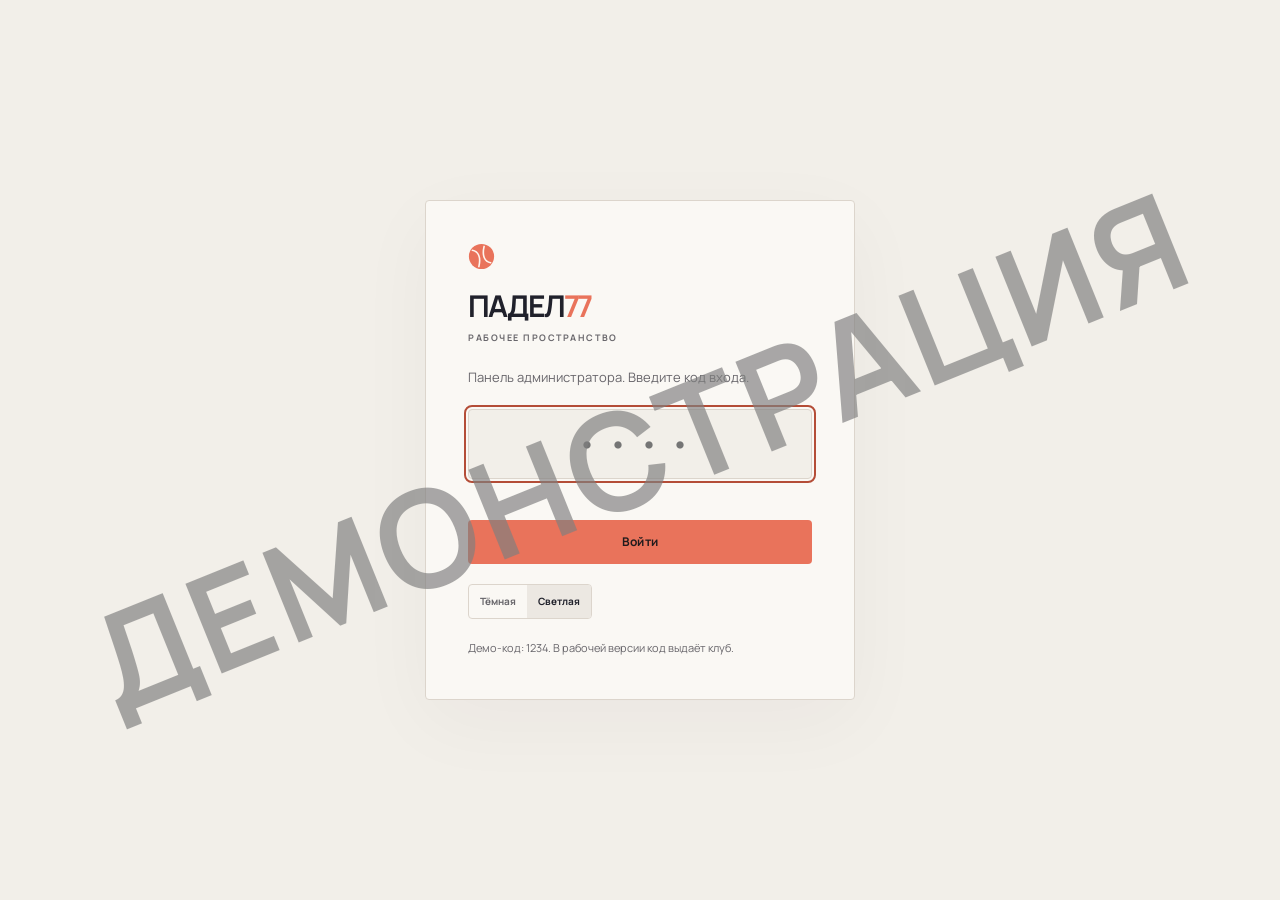
<file: index.html>
<!doctype html><html lang="ru"><head><meta charset=utf8><meta name=viewport content="width=device-width,initial-scale=1,viewport-fit=cover"><style>:root{color-scheme:light;box-sizing:border-box;padding-top:env(safe-area-inset-top,0px);padding-bottom:env(safe-area-inset-bottom,0px)}html{scroll-padding-top:env(safe-area-inset-top,0px)}body{margin:0;padding:0;font:14px -apple-system,BlinkMacSystemFont,sans-serif;background:#fff;color:#000}img{max-width:100%}[hidden]:not([hidden=until-found i]){display:none!important}</style></head><body>
<title>Падел77 Администратор</title>
<meta name="claude:viewport-fit-sides" content="cover">

<style>
/* Layout: рабочий экран администратора. Шапка со счётчиком, три вкладки, список заявок крупными карточками. */
:root{
  /* тёмная тема по умолчанию */
  --bg:#0C0E12;--panel:#151922;--panel2:#1B202B;--line:#262C39;--ink:#F1EEE6;--soft:#9AA3B2;
  --gold:#D8B672;--gold-a:#E3CB98;--gold-b:#B8934A;--on-gold:#1A1408;
  --ok:#6FD39B;--ok-bg:#12301F;--warn:#F2B75A;--warn-bg:#352609;--bad:#F08A8A;--bad-bg:#3A1717;--blue:#8DB4F2;--blue-bg:#162844;
  --bad-solid:#E0605F;
  --serif:'Cormorant Garamond',Georgia,'Times New Roman',serif;--sans:'Manrope',system-ui,-apple-system,'Segoe UI',Roboto,sans-serif;
  color-scheme:dark;
}
/* мягкая светлая: приглушённый тёплый серый, без чистого белого, чтобы не слепило */
:root[data-theme="light"]{
  --bg:#E6E3DB;--panel:#F1EFE8;--panel2:#E9E6DD;--line:#CBC6B8;--ink:#2A2D33;--soft:#66625A;
  --gold:#76591A;--gold-a:#E2C992;--gold-b:#B58F45;--on-gold:#1A1408;
  --ok:#2C6948;--ok-bg:#D3E5D7;--warn:#85560F;--warn-bg:#EEDDB8;--bad:#963232;--bad-bg:#EBD0CB;--blue:#2D5896;--blue-bg:#D3DFEE;
  --bad-solid:#A63A3A;
  color-scheme:light;
}
*{box-sizing:border-box}
[hidden]{display:none!important}
body{background:var(--bg);color:var(--ink);font-family:var(--sans);font-size:15px;line-height:1.45;padding-block:0;padding-left:max(16px,env(safe-area-inset-left,0px));padding-right:max(16px,env(safe-area-inset-right,0px))}
button,input{font:inherit;color:inherit}
button{cursor:pointer}
:focus-visible{outline:2px solid var(--gold);outline-offset:2px}
.wrap{max-width:980px;margin:0 auto}
.btn{border:0;border-radius:12px;padding:12px 18px;font-weight:700;display:inline-flex;align-items:center;justify-content:center;gap:8px}
.btn-gold{background:linear-gradient(135deg,var(--gold-a),var(--gold-b));color:var(--on-gold)}
.btn-line{background:transparent;border:1px solid var(--line);color:var(--ink)}
.btn-line:hover{border-color:var(--gold)}
.btn-ghost-bad{background:transparent;border:1px solid var(--line);color:var(--bad)}
.btn-ghost-bad.arm{background:var(--bad-bg);border-color:var(--bad)}
.btn-sm{padding:9px 14px;font-size:.85rem;border-radius:10px}

/* вход */
#login{min-height:100vh;display:grid;place-items:center;padding-block:32px}
.lg{width:min(380px,100%);background:var(--panel);border:1px solid var(--line);border-radius:18px;padding:30px 26px;text-align:center}
.lg .logo{font-family:var(--serif);font-size:2.3rem;font-weight:600;line-height:1}
.lg .logo em{color:var(--gold);font-style:italic}
.lg p{color:var(--soft);margin:10px 0 22px}
.lg input{width:100%;text-align:center;letter-spacing:.5em;font-size:1.6rem;font-weight:700;padding:14px;border-radius:12px;border:1px solid var(--line);background:var(--panel2)}
.lg .err{color:var(--bad);min-height:1.4em;margin:10px 0 0;font-size:.85rem}
.lg .hint{margin:16px 0 0;font-size:.78rem;color:var(--soft)}
.lg .btn{width:100%;margin-top:14px}

/* шапка */
header.top{position:sticky;top:env(safe-area-inset-top,0px);z-index:5;background:var(--bg);padding-block:14px 10px}
body::before{content:"";position:fixed;inset:0 0 auto;height:env(safe-area-inset-top,0px);z-index:10;background:var(--bg)}
.hrow{display:flex;align-items:center;gap:12px;flex-wrap:wrap}
.brand{font-family:var(--serif);font-size:1.7rem;font-weight:600;line-height:1;margin-right:auto}
.brand em{color:var(--gold);font-style:italic}
.brand small{display:block;font-family:var(--sans);font-size:.7rem;letter-spacing:.14em;text-transform:uppercase;color:var(--soft);font-weight:700;margin-top:4px}
.bell{position:relative;border:1px solid var(--line);background:var(--panel);border-radius:12px;padding:9px 14px;font-weight:700;display:flex;align-items:center;gap:8px}
.bell .n{min-width:24px;height:24px;border-radius:12px;padding:0 7px;background:var(--bad-solid);color:#fff;display:grid;place-items:center;font-size:.8rem}
.bell .n.zero{background:var(--panel2);color:var(--soft)}
.bell.ring{animation:ring .8s ease 2}
@keyframes ring{0%,100%{transform:rotate(0)}20%{transform:rotate(-8deg)}40%{transform:rotate(8deg)}60%{transform:rotate(-5deg)}80%{transform:rotate(4deg)}}
.clock{font-variant-numeric:tabular-nums;color:var(--soft);font-weight:600;font-size:.9rem}

/* сводка */
.stats{display:grid;grid-template-columns:repeat(3,minmax(0,1fr));gap:10px;margin-top:6px}
.st{background:var(--panel);border:1px solid var(--line);border-radius:14px;padding:12px 14px}
.st small{display:block;color:var(--soft);font-size:.72rem;letter-spacing:.08em;text-transform:uppercase;font-weight:700}
.st b{font-family:var(--serif);font-size:2rem;font-weight:600;line-height:1.1;font-variant-numeric:tabular-nums}
.st.hot b{color:var(--bad)}

/* вкладки */
.tabs{display:flex;gap:6px;margin-top:14px;overflow-x:auto;scrollbar-width:none}
.tabs button{flex:0 0 auto;padding:10px 16px;border-radius:999px;border:1px solid var(--line);background:var(--panel);font-weight:700;font-size:.88rem;display:flex;gap:8px;align-items:center}
.tabs button[aria-selected="true"]{background:linear-gradient(135deg,var(--gold-a),var(--gold-b));color:var(--on-gold);border-color:transparent}
.tabs .c{min-width:20px;height:20px;border-radius:10px;padding:0 6px;background:var(--bad-solid);color:#fff;font-size:.72rem;display:grid;place-items:center}
main{padding-block:16px 60px}
.empty{padding:40px 16px;text-align:center;color:var(--soft);border:1px dashed var(--line);border-radius:16px}

/* карточка заявки */
.list{display:grid;gap:10px}
.req{background:var(--panel);border:1px solid var(--line);border-radius:16px;padding:16px;display:grid;grid-template-columns:minmax(0,1fr) auto;gap:12px 18px;align-items:center}
.req.fresh{border-color:var(--gold);animation:fresh 2.4s ease-out}
@keyframes fresh{0%{box-shadow:0 0 0 0 rgba(216,182,114,.7);transform:translateY(-6px)}35%{transform:none}100%{box-shadow:0 0 0 14px rgba(216,182,114,0)}}
.req .who{display:flex;flex-wrap:wrap;align-items:baseline;gap:6px 12px}
.req .who b{font-size:1.1rem}
.tel{font-variant-numeric:tabular-nums;color:var(--soft);font-weight:600;text-decoration:none}
.tel:hover{color:var(--gold)}
.what{margin-top:6px;font-weight:600}
.when{margin-top:4px;color:var(--soft);font-size:.9rem}
.when b{color:var(--ink)}
.chip{display:inline-block;padding:3px 10px;border-radius:999px;font-size:.72rem;font-weight:800;letter-spacing:.05em;text-transform:uppercase}
.ch-g{background:var(--blue-bg);color:var(--blue)}.ch-i{background:var(--warn-bg);color:var(--warn)}.ch-r{background:var(--ok-bg);color:var(--ok)}
.price{font-family:var(--serif);font-size:1.6rem;font-weight:600;color:var(--gold);line-height:1;text-align:right;white-space:nowrap}
.acts{display:flex;gap:8px;flex-wrap:wrap;justify-content:flex-end;margin-top:10px}
.right{display:flex;flex-direction:column;align-items:flex-end}
.stat{font-size:.74rem;font-weight:800;letter-spacing:.06em;text-transform:uppercase;padding:4px 10px;border-radius:999px}
.s-ok{background:var(--ok-bg);color:var(--ok)}.s-bad{background:var(--bad-bg);color:var(--bad)}.s-new{background:var(--warn-bg);color:var(--warn)}
.day-h{margin:18px 0 8px;font-family:var(--serif);font-size:1.5rem;font-weight:600}
.day-h small{font-family:var(--sans);font-size:.8rem;color:var(--soft);font-weight:600;margin-left:8px}
.tl{display:grid;grid-template-columns:62px minmax(0,1fr) auto;gap:6px 14px;align-items:center;background:var(--panel);border:1px solid var(--line);border-radius:14px;padding:12px 16px}
.tl .t{font-family:var(--serif);font-size:1.7rem;font-weight:600;line-height:1}

/* занятость */
.gridw{overflow-x:auto;background:var(--panel);border:1px solid var(--line);border-radius:16px;padding:14px}
table.g{border-collapse:separate;border-spacing:4px;min-width:760px;width:100%}
table.g th{font-size:.72rem;color:var(--soft);font-weight:700;text-align:center;font-variant-numeric:tabular-nums}
table.g th.r{text-align:left;padding-right:10px;white-space:nowrap;color:var(--ink);font-size:.85rem}
table.g td{height:38px;border-radius:8px;background:var(--ok-bg);text-align:center;font-size:.7rem;font-weight:700;color:var(--ok)}
table.g td.b{background:linear-gradient(135deg,var(--gold-a),var(--gold-b));color:var(--on-gold)}
table.g td.p{background:repeating-linear-gradient(135deg,var(--warn-bg) 0 6px,transparent 6px 12px);color:var(--warn);border:1px dashed var(--warn)}
table.g td.x{background:var(--panel2);color:var(--soft)}
.legend{display:flex;gap:16px;flex-wrap:wrap;margin-top:12px;font-size:.8rem;color:var(--soft)}
.legend i{display:inline-block;width:12px;height:12px;border-radius:4px;margin-right:6px;vertical-align:-1px}

/* тост */
#toast{position:fixed;left:50%;transform:translate(-50%,-140%);top:calc(10px + env(safe-area-inset-top,0px));z-index:20;width:min(460px,calc(100% - 32px));background:var(--ink);color:var(--bg);border-radius:14px;padding:14px 16px;font-weight:700;box-shadow:0 12px 40px rgba(0,0,0,.35);transition:transform .35s cubic-bezier(.2,.9,.3,1.2);cursor:pointer}
#toast.on{transform:translate(-50%,0)}
#toast small{display:block;font-weight:500;opacity:.8;margin-top:2px}
.demo{margin:0 0 14px;padding:10px 14px;border-radius:12px;background:var(--warn-bg);color:var(--warn);font-size:.82rem;font-weight:600}
@media (max-width:640px){
  .req{grid-template-columns:minmax(0,1fr)}
  .right{align-items:stretch}.price{text-align:left}.acts{justify-content:stretch}.acts .btn{flex:1}
  .tl{grid-template-columns:54px minmax(0,1fr)}.tl .stat{grid-column:2;justify-self:start}
  .stats{gap:8px}.st{padding:10px}.st b{font-size:1.6rem}
}

table.g th.r{position:sticky;left:0;z-index:1;background:var(--panel)}
table.g td{cursor:pointer;transition:filter .12s}
table.g td:hover{filter:brightness(1.18);outline:2px solid var(--gold)}
table.g td:not(.b):not(.p):not(.x){color:var(--soft);font-size:1rem;opacity:.85}
table.g td.x{color:var(--soft);font-size:1rem}
.dstrip{display:flex;gap:6px;overflow-x:auto;scrollbar-width:none;margin:0 0 12px}
.dstrip button{flex:0 0 auto;min-width:56px;padding:8px 6px;border-radius:12px;border:1px solid var(--line);background:var(--panel);display:flex;flex-direction:column;align-items:center}
.dstrip small{font-size:.66rem;letter-spacing:.06em;text-transform:uppercase;color:var(--soft);font-weight:700}
.dstrip b{font-size:1.1rem}
.dstrip button[aria-pressed="true"]{background:linear-gradient(135deg,var(--gold-a),var(--gold-b));border-color:transparent;color:var(--on-gold)}
.dstrip button[aria-pressed="true"] small{color:var(--on-gold)}
.ch-wk{background:var(--warn-bg);color:var(--warn)}.ch-wa{background:var(--panel2);color:var(--soft);border:1px solid var(--line)}
.fb{display:flex;gap:6px;margin:0 0 12px;flex-wrap:wrap}.fb button{padding:7px 14px;border-radius:999px;border:1px solid var(--line);background:var(--panel);font-weight:700;font-size:.82rem;color:var(--soft)}.fb button[aria-pressed="true"]{border-color:var(--gold);color:var(--gold);background:var(--panel2)}
.ch-x{background:var(--panel2);color:var(--soft)}
#sheet{position:fixed;inset:0;z-index:30;display:grid;place-items:center;padding:16px}
.sh-bg{position:absolute;inset:0;background:rgba(0,0,0,.55)}
.sh-p{position:relative;width:min(460px,100%);max-height:calc(100% - 8px);overflow:auto;background:var(--panel);border:1px solid var(--line);border-radius:18px;padding:22px 20px 20px}
.sh-x{position:absolute;top:10px;right:10px;width:36px;height:36px;border-radius:10px;border:1px solid var(--line);background:var(--panel2);font-size:1.4rem;line-height:1}
.sh-p h3{margin:0 40px 10px 0;font-family:var(--serif);font-size:1.7rem;font-weight:600;line-height:1.1}
.sh-sub{margin:0 0 12px;color:var(--soft);font-weight:600}
.sh-row{display:flex;gap:8px;flex-wrap:wrap;margin-bottom:12px}
.s-man{background:var(--blue-bg);color:var(--blue)}
.sh-dl{display:grid;grid-template-columns:96px minmax(0,1fr);gap:8px 12px;margin:0 0 18px}
.sh-dl dt{color:var(--soft);font-size:.8rem;font-weight:700;text-transform:uppercase;letter-spacing:.05em;padding-top:2px}
.sh-dl dd{margin:0;font-weight:600;overflow-wrap:anywhere}
.sh-acts{display:flex;gap:8px;flex-wrap:wrap}.sh-acts .btn{flex:1}
.mf{display:grid;gap:6px}
.mf label{font-size:.78rem;font-weight:700;color:var(--soft);margin-top:6px}
.mf input,.mf select{width:100%;padding:12px;border-radius:10px;border:1px solid var(--line);background:var(--panel2);color:var(--ink)}
.mf2{display:grid;grid-template-columns:1fr 1fr;gap:10px}
.sh-err{min-height:1.2em;margin:6px 0;color:var(--bad);font-size:.85rem}
@media (max-width:640px){#sheet{place-items:end center;padding:0}.sh-p{border-radius:18px 18px 0 0;width:100%;padding-bottom:calc(20px + env(safe-area-inset-bottom,0px))}.mf2{grid-template-columns:1fr}}

.th{display:inline-flex;border:1px solid var(--line);border-radius:12px;overflow:hidden;background:var(--panel)}
.th button{border:0;background:transparent;padding:8px 12px;font-weight:700;font-size:.82rem;color:var(--soft)}
.th button[aria-pressed="true"]{background:linear-gradient(135deg,var(--gold-a),var(--gold-b));color:var(--on-gold)}
.lg .th{margin-top:16px}

table.g td.g{background:var(--blue-bg);color:var(--blue)}
.dots{display:inline-flex;gap:4px}.dots i{width:12px;height:12px;border-radius:50%;border:1.5px solid var(--gold)}.dots i.x{background:var(--gold)}
.gc{display:grid;grid-template-columns:70px minmax(0,1fr) auto;align-items:center;gap:6px 16px;width:100%;text-align:left;background:var(--panel);border:1px solid var(--line);border-radius:14px;padding:14px 16px;color:var(--ink)}
.gc:hover{border-color:var(--gold)}
.gc .t{font-family:var(--serif);font-size:1.9rem;font-weight:600;line-height:1}
.gc .m b{display:block}.gc .m small{color:var(--soft);font-size:.82rem}
.gc .pl{display:flex;flex-direction:column;align-items:flex-end;gap:6px;font-size:.8rem;color:var(--soft)}
.gc .pl b{color:var(--ink);font-size:.95rem}
.gc.full{opacity:.8}
.gsum{margin:0 0 12px;color:var(--soft);font-size:.9rem;font-weight:600}
.mrow{display:flex;justify-content:space-between;align-items:center;gap:10px;flex-wrap:wrap;padding:10px 0;border-top:1px solid var(--line)}
.macts{display:flex;gap:6px}
@media (max-width:640px){.gc{grid-template-columns:58px minmax(0,1fr)}.gc .pl{grid-column:1/-1;flex-direction:row;justify-content:space-between;align-items:center}}
@media (prefers-reduced-motion:reduce){*{animation:none!important;transition:none!important}}
</style>
<link rel="stylesheet" href="assets/admin.css?v=20261105-demo1">

<div class="demo-watermark" aria-label="Демонстрационная версия"><span>ДЕМОНСТРАЦИЯ</span></div>
<div id="login">
  <form class="lg" id="lgForm">
    <div class="login-mark" aria-hidden="true"><svg width="27" height="27" viewBox="0 0 30 30" fill="none"><circle cx="15" cy="15" r="14" fill="currentColor"/><path d="M4.8 8.1c6.7 1.2 9.8 7.5 7.3 18.1M25.2 21.9c-6.7-1.2-9.8-7.5-7.3-18.1" stroke="#fff4ed" stroke-width="1.8" stroke-linecap="round"/></svg></div><div class="logo">ПАДЕЛ<em>77</em></div><div class="login-eyebrow">РАБОЧЕЕ ПРОСТРАНСТВО</div>
    <p>Панель администратора. Введите код входа.</p>
    <label for="code" hidden>Код входа</label>
    <input id="code" type="password" inputmode="numeric" maxlength="4" autocomplete="off" placeholder="••••" aria-describedby="lgErr">
    <p class="err" id="lgErr" role="alert"></p>
    <button class="btn btn-gold" type="submit">Войти</button>
    <div class="th" role="group" aria-label="Тема оформления"><button type="button" data-th="dark" aria-pressed="true">Тёмная</button><button type="button" data-th="light" aria-pressed="false">Светлая</button></div>
    <p class="hint">Демо-код: 1234. В рабочей версии код выдаёт клуб.</p>
  </form>
</div>

<div id="app" hidden>
  <div class="wrap">
    <header class="top">
      <div class="hrow">
        <div class="brand"><span class="brand-icon" aria-hidden="true"><svg width="27" height="27" viewBox="0 0 30 30" fill="none"><circle cx="15" cy="15" r="14" fill="currentColor"/><path d="M4.8 8.1c6.7 1.2 9.8 7.5 7.3 18.1M25.2 21.9c-6.7-1.2-9.8-7.5-7.3-18.1" stroke="#fff4ed" stroke-width="1.8" stroke-linecap="round"/></svg></span><span>ПАДЕЛ<em>77</em><small>АДМИНИСТРАТОР</small></span></div>
        <span class="clock" id="clock"></span>
        <div class="th" role="group" aria-label="Тема оформления"><button type="button" data-th="dark" aria-pressed="true">Тёмная</button><button type="button" data-th="light" aria-pressed="false">Светлая</button></div>
        <button class="btn btn-line btn-sm" id="snd" type="button" aria-pressed="true">Звук включён</button>
        <button class="bell" id="bell" type="button" aria-label="Новые заявки"><span>Новые</span><span class="n" id="bn">0</span></button>
      </div>
      <div class="stats">
        <div class="st hot" id="stNew"><small>Ждут ответа</small><b id="nNew">0</b></div>
        <div class="st"><small>Записей сегодня</small><b id="nToday">0</b></div>
        <div class="st"><small>Свободно часов</small><b id="nFree">0</b></div>
      </div>
      <div class="tabs" role="tablist" aria-label="Разделы">
        <button role="tab" id="tb-new" aria-selected="true" data-tab="new">Новые заявки <span class="c" id="tcNew">0</span></button>
        <button role="tab" id="tb-today" aria-selected="false" data-tab="today">Сегодня</button>
        <button role="tab" id="tb-grid" aria-selected="false" data-tab="grid">Занятость кортов</button>
        <button role="tab" id="tb-groups" aria-selected="false" data-tab="groups">Занятость групп</button>
        <button role="tab" id="tb-all" aria-selected="false" data-tab="all">Все заявки</button>
      </div>
    </header>
    <main>
      <p class="demo">Демо с выдуманными данными. Новые заявки приходят сами, примерно раз в 15 секунд. На вкладке «Занятость кортов» нажмите на любую клетку.</p>
      <section id="view" aria-live="polite"></section>
    </main>
  </div>
</div>
<div id="sheet" hidden><div class="sh-bg" data-close></div><div class="sh-p" role="dialog" aria-modal="true" aria-labelledby="shT"><button class="sh-x" data-close type="button" aria-label="Закрыть">×</button><div id="shBody"></div></div></div>
<div id="toast" role="status" aria-live="polite"></div>

<script>
(function(){
  var $=function(i){return document.getElementById(i)};
  var COURTS=['Сингл 1','Сингл 2','Панорамик'],TR=['Тамара Черкасова','Виталий Полежаев'],KN=['Софья','Артём','Миша','Алиса','Даниил','Полина'];
  var NAMES=['Анна','Дмитрий','Мария','Сергей','Ольга','Иван','Екатерина','Алексей','Наталья','Павел','Юлия','Андрей','Елена','Михаил','Ксения','Роман','Татьяна','Артём','Виктория','Максим'];
  var LV=['Новички','Новички','Средний уровень'];
  // тема оформления
  function setTheme(t,save){document.documentElement.setAttribute('data-theme',t);[].forEach.call(document.querySelectorAll('[data-th]'),function(b){b.setAttribute('aria-pressed',b.getAttribute('data-th')===t?'true':'false')});if(save){try{localStorage.setItem('padel77-theme',t)}catch(e){}}}
  var th0='light';try{th0=localStorage.getItem('padel77-theme')||'light'}catch(e){}
  setTheme(th0==='dark'?'dark':'light',false);
  document.addEventListener('click',function(e){var b=e.target.closest('[data-th]');if(b)setTheme(b.getAttribute('data-th'),true)});
  var fil='all',sound=true,tab='new',uid=100,actx=null,booted=false,gOff=0,DN=['вс','пн','вт','ср','чт','пт','сб'];
  function rnd(n){return Math.floor(Math.random()*n)}
  function pad(h){return (h<10?'0':'')+h+':00'}
  function fmt(n){return String(n).replace(/\B(?=(\d{3})+(?!\d))/g,' ')+' ₽'}
  function rate(h){return h<10?2000:h<17?2500:h<22?3200:2000}
  function tel(){return '+7 9'+(10+rnd(89))+' '+(100+rnd(899))+'-'+(10+rnd(89))+'-'+(10+rnd(89))}
  var DM=['янв','фев','мар','апр','мая','июн','июл','авг','сен','окт','ноя','дек'];
  function dlabel(o){var d=new Date();d.setDate(d.getDate()+o);return (o===0?'сегодня':o===1?'завтра':d.getDate()+' '+DM[d.getMonth()])}
  var R=[];
  function mk(o){o.who=o.who||'adult';o.id=++uid;o.ts=Date.now();R.push(o);return o}
  var GR=[],gidn=0;
  function newGroup(off,h,court,tr,lv,kid){var g={id:'G'+(++gidn),off:off,h:h,court:court,tr:tr,lv:lv,kid:kid};GR.push(g);return g}
  function members(g){return R.filter(function(r){return r.type==='g'&&r.gid===g.id&&r.st!=='bad'})}
  function left(g){return 4-members(g).length}
  function grOf(r){return GR.filter(function(g){return g.id===r.gid})[0]}
  function join(g,name,telv,st,fresh,manual){return mk({name:name,tel:telv,type:'g',gid:g.id,who:g.kid?'kid':'adult',off:g.off,h:g.h,court:g.court,dur:1,title:'Группа «'+g.lv+'»',sub:g.tr+' · '+COURTS[g.court]+' · 1 час',price:g.kid?'1 000 ₽':'1 500 ₽',st:st,fresh:!!fresh,manual:!!manual})}
  function rand(status,off,fresh){
    var k=rnd(3);
    if(k===0){var kid=rnd(10)<4,cand=GR.filter(function(g){return g.off<=2&&left(g)>0&&g.kid===kid});
      if(cand.length){return join(cand[rnd(cand.length)],kid?KN[rnd(KN.length)]:NAMES[rnd(NAMES.length)],tel(),status,fresh)}k=1}
    var h,c,tries=0;do{h=[9,10,11,12,13,14,15,16,17,18,19,20,21][rnd(13)];c=rnd(3);tries++}while(tries<20&&busyMap(off)[c+'_'+h]);
    var r={name:NAMES[rnd(NAMES.length)],tel:tel(),off:off,h:h,st:status,fresh:!!fresh,court:c,who:'adult'};
    if(k===1){r.type='i';r.title='Индивидуальное занятие';r.sub=TR[rnd(TR.length)]+' · '+COURTS[c]+' · 1 час';r.price='3 850 ₽ + корт';if(rnd(10)<3){r.who='kid';r.name=KN[rnd(KN.length)]}}
    else{r.type='r';var hh=1;r.title='Аренда корта';r.dur=hh;r.sub=COURTS[c]+' · 1 час';r.price=fmt(rate(h)*hh)}
    return mk(r)}
  // начальные данные
  function shuf(a){return a.slice().sort(function(){return Math.random()-.5})}
  for(var o=0;o<7;o++){
    shuf([11,18,19,20,21]).slice(0,3).forEach(function(h){newGroup(o,h,rnd(2),TR[rnd(TR.length)],LV[rnd(LV.length)],false)});
    shuf([9,10,16,17]).slice(0,2).forEach(function(h){newGroup(o,h,rnd(2),TR[rnd(TR.length)],['Дети 7–12 лет','Подростки 13–16 лет'][rnd(2)],true)});
  }
  var quota=3;
  GR.forEach(function(g){var n=g.off<=2?rnd(5):rnd(3);for(var i=0;i<n;i++){var st='ok';if(quota>0&&g.off<=1&&rnd(3)===0){st='new';quota--}join(g,g.kid?KN[rnd(KN.length)]:NAMES[rnd(NAMES.length)],tel(),st,false)}});
  GR.filter(function(g){return g.off===0&&left(g)>0}).concat(GR.filter(function(g){return g.off===1&&left(g)>0})).forEach(function(g){if(quota>0){join(g,g.kid?KN[rnd(KN.length)]:NAMES[rnd(NAMES.length)],tel(),'new',false);quota--}});
  mk({name:'Михаил',tel:tel(),type:'r',h:14,court:0,title:'Аренда корта',sub:'Сингл 1 · 2 часа',price:'5 000 ₽',off:0,st:'ok',dur:2});
  mk({name:'Ксения',tel:tel(),type:'r',h:20,court:2,title:'Аренда корта',sub:'Панорамик · 1 час',price:'3 200 ₽',off:2,st:'ok',dur:1});
  mk({name:'Павел',tel:tel(),type:'i',h:12,court:1,title:'Индивидуальное занятие',sub:'Виталий Полежаев · Сингл 2 · 1 час',price:'3 850 ₽ + корт',off:1,st:'ok',dur:1});
  function counts(){var n=R.filter(function(r){return r.st==='new'}).length;return n}
  function busyMap(off){var m={};GR.forEach(function(g){if(g.off===off)m[g.court+'_'+g.h]={s:'g',grp:g}});R.forEach(function(r){if(r.off!==off||r.st==='bad'||r.type==='g')return;var d=r.dur||1;for(var i=0;i<d;i++){var k=r.court+'_'+(r.h+i),t=r.type==='x'?'x':r.st==='ok'?'b':'p';if(!m[k]||(m[k].s==='p'&&t!=='p'))m[k]={s:t,r:r}}});return m}
  function telHtml(r){return r.tel?'<a class="tel" href="tel:'+r.tel.replace(/[^+\d]/g,'')+'">'+r.tel+'</a>':''}
  function stats(){var n=counts(),m=busyMap(0),busy=0;Object.keys(m).forEach(function(k){if(m[k].s!=='p')busy++});
    var okToday=R.filter(function(r){return r.off===0&&r.st==='ok'&&r.type!=='x'}).length;
    $('nNew').textContent=n;$('bn').textContent=n;$('bn').className='n'+(n?'':' zero');$('tcNew').textContent=n;$('tcNew').hidden=!n;$('nToday').textContent=okToday;$('nFree').textContent=45-busy;
    $('stNew').className='st'+(n?' hot':'');document.title=(n?'('+n+') ':'')+'Падел77 Администратор'}
  function card(r,withActs){
    var chip='<span class="chip ch-'+r.type+'">'+(r.type==='g'?'Группа':r.type==='i'?'Индивидуально':r.type==='x'?'Закрыто':'Аренда')+'</span>';
    chip+=(r.type==='x'||r.type==='r')?'':'<span class="chip ch-w'+(r.who==='kid'?'k':'a')+'">'+(r.who==='kid'?'Ребёнок':'Взрослый')+'</span>';
    var s=r.st==='ok'?'<span class="stat s-ok">Подтверждено</span>':r.st==='bad'?'<span class="stat s-bad">Отменено</span>':'<span class="stat s-new">Новая</span>';
    var acts='';
    if(r.st==='new')acts='<div class="acts"><button class="btn btn-gold btn-sm" data-ok="'+r.id+'" type="button">Подтвердить</button><button class="btn btn-ghost-bad btn-sm" data-no="'+r.id+'" type="button">Отменить</button></div>';
    else if(r.st==='ok'&&withActs)acts='<div class="acts"><button class="btn btn-ghost-bad btn-sm" data-no="'+r.id+'" type="button">Отменить запись</button></div>';
    return '<article class="req'+(r.fresh?' fresh':'')+'" data-id="'+r.id+'"><div><div class="who"><b>'+r.name+'</b>'+telHtml(r)+chip+'</div><div class="what">'+r.title+'</div><div class="when"><b>'+dlabel(r.off)+', '+pad(r.h)+'</b> · '+r.sub+'</div></div><div class="right"><div class="price">'+r.price+'</div>'+(r.st!=='new'?'<div style="margin-top:8px;align-self:flex-end">'+s+'</div>':'')+acts+'</div></article>'}
  function F(a){return a.filter(function(r){return fil==='all'||(fil==='kid'?r.who==='kid':r.who!=='kid')})}
  function fbar(){return '<div class="fb" role="group" aria-label="Для кого">'+[['all','Все'],['adult','Взрослые'],['kid','Дети']].map(function(x){return '<button type="button" data-fil="'+x[0]+'" aria-pressed="'+(fil===x[0])+'">'+x[1]+'</button>'}).join('')+'</div>'}
  function dstrip(){var h='<div class="dstrip" role="group" aria-label="День">';for(var q=0;q<7;q++){var dd=new Date();dd.setDate(dd.getDate()+q);h+='<button type="button" data-goff="'+q+'" aria-pressed="'+(q===gOff)+'"><small>'+(q===0?'сегодня':DN[dd.getDay()])+'</small><b>'+dd.getDate()+'</b></button>'}return h+'</div>'}
  function gcard(g){var m=members(g),ok=m.filter(function(r){return r.st==='ok'}).length,w=m.length-ok,l=4-m.length,d='';for(var i=0;i<4;i++)d+='<i class="'+(i<m.length?'x':'')+'"></i>';
    return '<button type="button" class="gc'+(l<=0?' full':'')+'" data-gid="'+g.id+'"><span class="t">'+pad(g.h)+'</span><span class="m"><b>Группа «'+g.lv+'» <span class="chip ch-w'+(g.kid?'k':'a')+'">'+(g.kid?'Ребёнок':'Взрослый')+'</span></b><small>'+g.tr+' · '+COURTS[g.court]+' · 1 час</small></span><span class="pl"><span class="dots" aria-hidden="true">'+d+'</span><b>'+m.length+' из 4 · '+(l<=0?'группа полная':'свободно '+l)+'</b><span>подтверждено '+ok+(w?', ждёт '+w:'')+'</span></span></button>'}
  function sorted(a){return a.slice().sort(function(x,y){return x.off-y.off||x.h-y.h})}
  function render(){stats();var v=$('view'),h='';
    [].forEach.call(document.querySelectorAll('.tabs button'),function(b){b.setAttribute('aria-selected',b.dataset.tab===tab?'true':'false')});
    if(tab==='new'){var L=F(R.filter(function(r){return r.st==='new'})).sort(function(a,b){return b.ts-a.ts});
      h=L.length?'<div class="list">'+L.map(function(r){return card(r,true)}).join('')+'</div>':'<div class="empty">Новых заявок нет. Когда гость запишется на сайте, заявка появится здесь со звуком.</div>'}
    else if(tab==='today'){var T=sorted(F(R.filter(function(r){return r.off===0&&r.st==='ok'})));
      h='<h2 class="day-h">Сегодня<small>подтверждённые записи по времени</small></h2>'+(T.length?'<div class="list">'+T.map(function(r){return '<div class="tl"><span class="t">'+pad(r.h)+'</span><div><b>'+r.name+'</b>'+(r.who==='kid'?' <span class="chip ch-wk">Ребёнок</span>':'')+' · '+r.title+'<div class="when">'+r.sub+(r.tel?' · ':'')+telHtml(r)+'</div></div><span class="price" style="font-size:1.2rem">'+r.price+'</span></div>'}).join('')+'</div>':'<div class="empty">На сегодня подтверждённых записей нет.</div>')}
    else if(tab==='grid'){var m=busyMap(gOff);h='<h2 class="day-h">Занятость кортов<small>нажмите на клетку: у занятой откроются детали, у свободной ручная запись</small></h2><div class="dstrip" role="group" aria-label="День">';
      for(var q=0;q<7;q++){var dd=new Date();dd.setDate(dd.getDate()+q);h+='<button type="button" data-goff="'+q+'" aria-pressed="'+(q===gOff)+'"><small>'+(q===0?'сегодня':DN[dd.getDay()])+'</small><b>'+dd.getDate()+'</b></button>'}
      h+='</div><div class="gridw"><table class="g"><thead><tr><th class="r"></th>';
      for(var x=8;x<=22;x++)h+='<th>'+x+'</th>';h+='</tr></thead><tbody>';
      COURTS.forEach(function(n,c){h+='<tr><th class="r">'+n+'</th>';for(var x=8;x<=22;x++){var e=m[c+'_'+x],t=e?e.s:'',sym=t==='b'?'●':t==='g'?'Г':t==='p'?'?':t==='x'?'×':'+',st=t==='g'?'группа':t==='b'?'занято':t==='p'?'ждёт подтверждения':t==='x'?'закрыто':'свободно';h+='<td class="'+t+'" data-c="'+c+'" data-h="'+x+'" tabindex="0" role="button" aria-label="'+n+', '+pad(x)+', '+st+'">'+sym+'</td>'}h+='</tr>'});
      h+='</tbody></table></div><div class="legend"><span><i style="background:var(--ok-bg)"></i>Свободно, + ручная запись</span><span><i style="background:var(--blue-bg);border:1px solid var(--blue)"></i>Группа (Г)</span><span><i style="background:var(--gold-b)"></i>Занято</span><span><i style="background:var(--warn-bg);border:1px dashed var(--warn)"></i>Ждёт подтверждения</span><span><i style="background:var(--panel2);border:1px solid var(--line)"></i>Закрыто</span></div>'}
    else if(tab==='groups'){var G=GR.filter(function(g){return g.off===gOff&&(fil==='all'||(fil==='kid'?g.kid:!g.kid))}).sort(function(a,b){return a.h-b.h});
      var seats=0,wait=0;G.forEach(function(g){seats+=Math.max(0,left(g));wait+=members(g).filter(function(r){return r.st==='new'}).length});
      h='<h2 class="day-h">Занятость групп<small>нажмите на группу: участники и запись</small></h2>'+dstrip()+'<p class="gsum">Групп: '+G.length+' · Свободных мест: '+seats+' · Ждут подтверждения: '+wait+'</p>'+(G.length?'<div class="list">'+G.map(gcard).join('')+'</div>':'<div class="empty">В этот день групп нет.</div>')}
    else{var A=sorted(F(R));h='<div class="list">'+A.map(function(r){return card(r,false)}).join('')+'</div>'}
    if(tab!=='grid')h=fbar()+h;v.innerHTML=h;R.forEach(function(r){r.fresh=false})}
  // действия
  var armed=null;
  $('view').addEventListener('click',function(e){
    var ok=e.target.closest('[data-ok]'),no=e.target.closest('[data-no]');
    if(ok){var r=R.filter(function(x){return x.id==ok.dataset.ok})[0];r.st='ok';toast('Запись подтверждена','Слот занят, '+r.name+', '+dlabel(r.off)+' в '+pad(r.h));render()}
    if(no){var id=no.dataset.no;if(armed!==id){armed=id;no.classList.add('arm');no.textContent='Точно отменить?';setTimeout(function(){armed=null;if(no.isConnected){no.classList.remove('arm');no.textContent='Отменить'}},3500);return}
      var r2=R.filter(function(x){return x.id==id})[0];r2.st='bad';armed=null;toast('Заявка отменена','Слот освобождён');render()}});
  document.querySelector('.tabs').addEventListener('click',function(e){var b=e.target.closest('button');if(!b)return;tab=b.dataset.tab;render()});
  // карточка слота и ручная запись
  var shEl=$('sheet'),shB=$('shBody'),shArm=null;
  function openSheet(html){shB.innerHTML=html;shEl.hidden=false;var f=shB.querySelector('input:not([hidden]),select,button');if(f)f.focus()}
  function closeSheet(){shEl.hidden=true;shArm=null}
  function recById(id){return R.filter(function(x){return x.id==id})[0]}
  function detail(r){var stt=r.st==='ok'?'<span class="stat s-ok">'+(r.type==='x'?'Закрыто':'Подтверждено')+'</span>':'<span class="stat s-new">Ждёт подтверждения</span>';
    var end=r.h+(r.dur||1),acts='';
    if(r.st==='new')acts+='<button class="btn btn-gold" data-shok="'+r.id+'" type="button">Подтвердить</button>';
    acts+='<button class="btn btn-ghost-bad" data-shno="'+r.id+'" type="button">'+(r.type==='x'?'Открыть слот':'Отменить запись')+'</button>';
    openSheet('<h3 id="shT">'+(r.type==='x'?r.title:r.title)+'</h3><div class="sh-row">'+stt+(r.manual?'<span class="stat s-man">Добавлено вручную</span>':'')+'</div>'
     +'<dl class="sh-dl"><dt>Когда</dt><dd>'+dlabel(r.off)+', '+pad(r.h)+'–'+pad(end)+'</dd><dt>Где</dt><dd>'+r.sub+'</dd>'
     +(r.type!=='x'?'<dt>Для кого</dt><dd>'+(r.who==='kid'?'Ребёнок':'Взрослый')+'</dd><dt>'+(r.who==='kid'?'Ребёнок':'Гость')+'</dt><dd><b>'+r.name+'</b> '+telHtml(r)+'</dd><dt>Сумма</dt><dd>'+r.price+'</dd>':'')
     +(r.note?'<dt>Комментарий</dt><dd>'+r.note+'</dd>':'')+'</dl><div class="sh-acts">'+acts+'</div>')}
  function groupDetail(g){var m=members(g),l=4-m.length,d='';for(var i=0;i<4;i++)d+='<i class="'+(i<m.length?'x':'')+'"></i>';
    var list=m.length?m.map(function(r){return '<div class="mrow"><div><b>'+r.name+'</b> '+telHtml(r)+(r.st==='new'?' <span class="stat s-new">Ждёт</span>':'')+(r.manual?' <span class="stat s-man">вручную</span>':'')+'</div><div class="macts">'+(r.st==='new'?'<button class="btn btn-gold btn-sm" data-shok="'+r.id+'" type="button">Подтвердить</button>':'')+'<button class="btn btn-ghost-bad btn-sm" data-shno="'+r.id+'" type="button">Убрать</button></div></div>'}).join(''):'<p class="sh-sub">Пока никто не записан.</p>';
    var add=l>0?'<form id="gf" class="mf" style="margin-top:14px"><label for="gfN">Добавить участника вручную</label><div class="mf2"><input id="gfN" type="text" autocomplete="off" placeholder="'+(g.kid?'Имя ребёнка':'Имя')+'"><input id="gfL" type="tel" autocomplete="off" placeholder="'+(g.kid?'Телефон родителя':'Телефон')+'"></div><p class="sh-err" id="gfE" role="alert"></p><button class="btn btn-gold" type="submit">Добавить в группу</button></form>':'<p class="sh-sub" style="margin-top:12px">Группа полная, мест нет.</p>';
    openSheet('<h3 id="shT">Группа «'+g.lv+'»</h3><div class="sh-row"><span class="chip ch-w'+(g.kid?'k':'a')+'">'+(g.kid?'Ребёнок':'Взрослый')+'</span></div><dl class="sh-dl"><dt>Когда</dt><dd>'+dlabel(g.off)+', '+pad(g.h)+'–'+pad(g.h+1)+'</dd><dt>Где</dt><dd>'+g.tr+' · '+COURTS[g.court]+'</dd><dt>Места</dt><dd><span class="dots" aria-hidden="true">'+d+'</span> '+m.length+' из 4</dd></dl>'+list+add+'<div class="sh-acts" style="margin-top:16px"><button class="btn btn-ghost-bad" data-gdel="'+g.id+'" type="button">Отменить группу</button></div>');
    var f=$('gf');if(f)f.onsubmit=function(e){e.preventDefault();var nm=$('gfN').value.trim();if(!nm){$('gfE').textContent=g.kid?'Введите имя ребёнка.':'Введите имя.';return}
      join(g,nm,$('gfL').value.trim(),'ok',false,true);toast('Участник добавлен',nm+', '+dlabel(g.off)+', '+pad(g.h));groupDetail(g);render()}}
  function form(c,h){var free=1;while(free<3&&!busyMap(gOff)[c+'_'+(h+free)]&&h+free<=22)free++;
    var dopt='';for(var i=1;i<=free;i++)dopt+='<option value="'+i+'">'+i+' '+(i===1?'час':'часа')+'</option>';
    var to=TR.map(function(t){return '<option>'+t+'</option>'}).join('');
    openSheet('<h3 id="shT">Новая запись вручную</h3><p class="sh-sub">'+COURTS[c]+' · '+dlabel(gOff)+', '+pad(h)+'</p>'
     +'<form id="mf" class="mf"><div id="mfWW"><label for="mfW">Для кого</label><select id="mfW"><option value="adult">Взрослый</option><option value="kid">Ребёнок</option></select></div><label for="mfT">Что записываем</label><select id="mfT"><option value="r">Аренда корта</option><option value="i">Индивидуальное занятие</option><option value="g">Создать группу</option><option value="x">Закрыть корт (ремонт, турнир)</option></select>'
     +'<div id="mfP" class="mf2"><div><label for="mfN" id="mfNL">Имя гостя</label><input id="mfN" type="text" autocomplete="off" placeholder="Имя"></div><div><label for="mfL" id="mfLL">Телефон</label><input id="mfL" type="tel" autocomplete="off" placeholder="+7"></div></div>'
     +'<div id="mfR" hidden><label for="mfR2">Тренер</label><select id="mfR2">'+to+'</select></div>'
     +'<div id="mfLVW" hidden><label for="mfLV">Уровень группы</label><select id="mfLV"><option>Новички</option><option>Средний уровень</option><option>Дети 7–12 лет</option><option>Подростки 13–16 лет</option></select></div><div class="mf2"><div><label for="mfD">Сколько</label><select id="mfD">'+dopt+'</select></div><div id="mfSW"><label for="mfS">Сумма, ₽</label><input id="mfS" type="number" min="0" step="50"></div></div>'
     +'<label for="mfC">Комментарий</label><input id="mfC" type="text" autocomplete="off" placeholder="Необязательно">'
     +'<p class="sh-err" id="mfE" role="alert"></p><div class="sh-acts"><button class="btn btn-gold" type="submit">Записать</button><button class="btn btn-line" type="button" data-close>Отмена</button></div></form>');
    var T=$('mfT'),D=$('mfD'),S=$('mfS'),W=$('mfW');
    function upd(){var t=T.value,d=+D.value,kid=W.value==='kid';[].forEach.call(T.options,function(o){if(o.value==='r')o.hidden=o.disabled=kid});if(kid&&t==='r'){T.value=t='g'}$('mfWW').hidden=(t==='x'||t==='g');$('mfNL').textContent=kid?'Имя ребёнка':'Имя гостя';$('mfLL').textContent=kid?'Телефон родителя':'Телефон';$('mfP').hidden=(t==='x'||t==='g');$('mfLVW').hidden=(t!=='g');D.parentNode.hidden=(t==='g');$('mfR').hidden=!(t==='i'||t==='g');$('mfSW').hidden=(t==='x'||t==='g');
      var base=t==='r'?rate(h)*d:t==='i'?(3850+rate(h))*d:(kid?2500:3500);S.value=base}
    T.onchange=D.onchange=W.onchange=upd;upd();
    $('mf').onsubmit=function(e){e.preventDefault();var t=T.value,d=+D.value,nm=$('mfN').value.trim(),cm=$('mfC').value.trim();
      if(t!=='x'&&t!=='g'&&!nm){$('mfE').textContent='Введите имя гостя.';$('mfN').focus();return}
      var tr=$('mfR2').value;if(t==='g'){var lv=$('mfLV').value;newGroup(gOff,h,c,tr,lv,/Дети|Подростки/.test(lv));closeSheet();toast('Группа создана',COURTS[c]+', '+dlabel(gOff)+', '+pad(h));render();return}var sub=((t==='i'||t==='g')?tr+' · ':'')+COURTS[c]+' · '+d+' '+(d===1?'час':'часа');
      mk({who:(t==='x'||t==='r')?'adult':W.value,name:t==='x'?'Клуб':nm,tel:$('mfL').value.trim(),type:t,h:h,court:c,off:gOff,st:'ok',dur:d,manual:true,note:cm,
        title:t==='r'?'Аренда корта':t==='i'?'Индивидуальное занятие':t==='g'?'Групповое занятие':(cm||'Корт закрыт'),sub:sub,price:t==='x'?'—':fmt(+S.value||0)});
      closeSheet();toast(t==='x'?'Корт закрыт':'Запись добавлена','Слот занят: '+COURTS[c]+', '+dlabel(gOff)+', '+pad(h));render()}}
  function openCell(td){var c=+td.dataset.c,h=+td.dataset.h,e=busyMap(gOff)[c+'_'+h];if(e&&e.grp)groupDetail(e.grp);else if(e)detail(e.r);else form(c,h)}
  $('view').addEventListener('click',function(e){var td=e.target.closest('td[data-c]');if(td){openCell(td);return}
    var g=e.target.closest('[data-goff]');if(g){gOff=+g.dataset.goff;render()}
    var fb=e.target.closest('[data-fil]');if(fb){fil=fb.dataset.fil;render()}
    var gc=e.target.closest('[data-gid]');if(gc){groupDetail(GR.filter(function(g){return g.id===gc.dataset.gid})[0])}});
  $('view').addEventListener('keydown',function(e){if((e.key==='Enter'||e.key===' ')&&e.target.matches('td[data-c]')){e.preventDefault();openCell(e.target)}});
  shEl.addEventListener('click',function(e){
    if(e.target.closest('[data-close]')){closeSheet();return}
    var ok=e.target.closest('[data-shok]'),no=e.target.closest('[data-shno]');
    if(ok){var r=recById(ok.dataset.shok);r.st='ok';toast('Запись подтверждена','Слот занят');if(r.type==='g')groupDetail(grOf(r));else closeSheet();render()}
    if(no){var id=no.dataset.shno;if(shArm!==id){shArm=id;no.classList.add('arm');no.textContent='Точно?';return}
      var r2=recById(id);r2.st='bad';toast(r2.type==='x'?'Слот открыт':r2.type==='g'?'Участник убран':'Запись отменена',r2.type==='g'?'Место свободно':'Слот свободен');if(r2.type==='g')groupDetail(grOf(r2));else closeSheet();render()}
    var gd=e.target.closest('[data-gdel]');if(gd){var gi=gd.dataset.gdel;if(shArm!==gi){shArm=gi;gd.classList.add('arm');gd.textContent='Точно отменить группу?';return}
      var gg=GR.filter(function(g){return g.id===gi})[0];members(gg).forEach(function(r){r.st='bad'});GR.splice(GR.indexOf(gg),1);shArm=null;closeSheet();toast('Группа отменена','Все участники сняты');render()}});
  document.addEventListener('keydown',function(e){if(e.key==='Escape'&&!shEl.hidden)closeSheet()});
  $('bell').addEventListener('click',function(){tab='new';render()});
  $('snd').addEventListener('click',function(){sound=!sound;this.setAttribute('aria-pressed',sound);this.textContent=sound?'Звук включён':'Звук выключен'});
  // звук и уведомление
  function beep(){if(!sound)return;try{actx=actx||new (window.AudioContext||window.webkitAudioContext)();[[880,0],[1175,.16]].forEach(function(p){var o=actx.createOscillator(),g=actx.createGain();o.type='sine';o.frequency.value=p[0];g.gain.setValueAtTime(0,actx.currentTime+p[1]);g.gain.linearRampToValueAtTime(.18,actx.currentTime+p[1]+.02);g.gain.exponentialRampToValueAtTime(.001,actx.currentTime+p[1]+.3);o.connect(g);g.connect(actx.destination);o.start(actx.currentTime+p[1]);o.stop(actx.currentTime+p[1]+.32)})}catch(e){}}
  var tt;function toast(a,b){var t=$('toast');t.innerHTML=a+(b?'<small>'+b+'</small>':'');t.classList.add('on');clearTimeout(tt);tt=setTimeout(function(){t.classList.remove('on')},4200)}
  $('toast').addEventListener('click',function(){this.classList.remove('on');tab='new';render()});
  function incoming(){var r=rand('new',rnd(3)===0?1:0,true);beep();$('bell').classList.remove('ring');void $('bell').offsetWidth;$('bell').classList.add('ring');
    toast('Новая заявка: '+r.name,r.title+', '+dlabel(r.off)+' в '+pad(r.h));render()}
  function loop(){setTimeout(function(){if(R.filter(function(r){return r.st==='new'}).length<9)incoming();loop()},13000+rnd(5000))}
  // часы
  function tick(){var d=new Date();$('clock').textContent=d.toLocaleDateString('ru-RU',{weekday:'short',day:'numeric',month:'long'})+', '+d.toLocaleTimeString('ru-RU',{hour:'2-digit',minute:'2-digit'})}
  tick();setInterval(tick,20000);
  // вход
  $('lgForm').addEventListener('submit',function(e){e.preventDefault();
    if($('code').value!=='1234'){$('lgErr').textContent='Неверный код. Попробуйте ещё раз.';$('code').value='';return}
    $('login').hidden=true;$('app').hidden=false;render();
    try{actx=actx||new (window.AudioContext||window.webkitAudioContext)()}catch(e){}
    if(!booted){booted=true;setTimeout(incoming,3500);loop()}});
  $('code').focus();
})();
</script>

</body></html>
</file>
<file: assets/admin.css>
@font-face{font-family:ClubManrope;src:url('fonts/manrope-cyrillic-400-normal.woff2');font-weight:400;unicode-range:U+0400-045F,U+0490-0491,U+2116;font-display:swap}@font-face{font-family:ClubManrope;src:url('fonts/manrope-latin-400-normal.woff2');font-weight:400;font-display:swap}@font-face{font-family:ClubManrope;src:url('fonts/manrope-cyrillic-700-normal.woff2');font-weight:700;unicode-range:U+0400-045F,U+0490-0491,U+2116;font-display:swap}@font-face{font-family:ClubManrope;src:url('fonts/manrope-latin-700-normal.woff2');font-weight:700;font-display:swap}
:root[data-theme="light"]{--bg:#f2efe9;--panel:#faf8f4;--panel2:#ece8e2;--line:#dcd5cc;--ink:#20212b;--soft:#68666b;--gold:#b44d37;--gold-a:#e9735b;--gold-b:#e9735b;--on-gold:#211b1d;--ok:#3e6a5c;--ok-bg:#e1ebe4;--warn:#875e32;--warn-bg:#f1e7d7;--bad:#a5443c;--bad-bg:#f4e4df;--blue:#425b84;--blue-bg:#e3e9f0;--bad-solid:#b94c3e;color-scheme:light}
:root[data-theme="dark"]{--bg:#15151e;--panel:#20212b;--panel2:#292a34;--line:#393943;--ink:#f2ece6;--soft:#bcb2ae;--gold:#ff9d89;--gold-a:#e9735b;--gold-b:#e9735b;--on-gold:#211b1d;--ok:#acd0b5;--ok-bg:#294037;--warn:#e9ca91;--warn-bg:#45392c;--bad:#f1aea2;--bad-bg:#4c302e;--blue:#b2c5eb;--blue-bg:#2b384d;--bad-solid:#d25d4f;color-scheme:dark}
:root{--sans:'ClubManrope',system-ui,sans-serif;--serif:'ClubManrope',system-ui,sans-serif}
body{font-size:14px;line-height:1.55}.wrap{max-width:1200px}button,input,select{font-family:var(--sans)}button{touch-action:manipulation}:focus-visible{outline-color:var(--gold)}
.btn{border-radius:4px;min-height:44px;padding:10px 18px;font-size:12px;letter-spacing:.01em}.btn-gold{background:var(--gold-a);color:#211b1d}.btn-gold:hover{filter:brightness(.96)}.btn-sm{min-height:38px;border-radius:4px;font-size:11px}.btn-line,.btn-ghost-bad{border-color:var(--line)}
#login{min-height:100svh;padding-block:32px}.lg{width:min(430px,100%);padding:42px;border-radius:4px;text-align:left;box-shadow:0 22px 80px #27202a0a}.login-mark,.brand-icon{font-family:Arial,sans-serif;color:var(--gold-a)}.login-mark{font-size:30px;line-height:1}.lg .logo{font-family:var(--sans);font-size:30px;letter-spacing:-.07em;font-weight:700;margin-top:16px}.lg .logo em,.brand em{color:var(--gold-a);font-style:normal}.login-eyebrow{font-size:9px;font-weight:700;letter-spacing:.17em;color:var(--soft);margin-top:10px}.lg p{font-size:13px;margin:22px 0;color:var(--soft)}.lg input{border-radius:4px;background:var(--bg);min-height:60px}.lg .btn{margin-top:12px}.lg .hint{margin-top:20px;font-size:11px;line-height:1.6}.lg .th{margin-top:20px}
header.top{top:0;padding-block:20px 14px}.hrow{gap:10px;align-items:center}.brand{display:flex;align-items:center;gap:9px;font-family:var(--sans);font-size:20px;letter-spacing:-.06em;font-weight:700}.brand-icon{font-size:27px;line-height:1}.brand small{font-size:8px;letter-spacing:.16em;margin-top:5px}.clock{font-size:11px;font-weight:400}.th{border-radius:4px;background:var(--panel)}.th button{font-size:10px;padding:9px 11px}.th button[aria-pressed="true"]{background:var(--panel2);color:var(--ink)}.bell{border-radius:4px;background:var(--panel);min-height:44px;padding:8px 12px;font-size:12px}.bell .n{background:var(--bad-solid)}
.stats{gap:1px;margin-top:22px;background:var(--line);border:1px solid var(--line)}.st{border:0;border-radius:0;padding:17px 20px;background:var(--panel)}.st small{font-size:9px;letter-spacing:.12em}.st b{font-family:var(--sans);font-size:27px;letter-spacing:-.05em;margin-top:6px}.st.hot b{color:var(--bad)}
.tabs{gap:6px;margin-top:18px;scrollbar-width:thin;scrollbar-color:var(--line) transparent;padding-bottom:5px}.tabs button{background:transparent;border:1px solid var(--line);border-radius:100px;padding:10px 15px;font-size:11px;min-height:42px}.tabs button[aria-selected="true"]{background:var(--ink);color:var(--bg);border-color:var(--ink)}.tabs .c{background:var(--bad-solid)}main{padding-block:18px 70px}.demo{border-radius:3px;background:var(--panel2);color:var(--soft);border-left:3px solid var(--gold-a);padding:12px 16px;font-size:11px;font-weight:400;line-height:1.6;margin-bottom:22px}
.fb{gap:6px;margin-bottom:14px}.fb button{border-radius:100px;background:transparent;font-size:11px;padding:8px 15px}.fb button[aria-pressed="true"]{background:var(--panel2);color:var(--ink);border-color:var(--line)}.req{border-radius:4px;background:var(--panel);padding:20px;gap:14px}.req .who b{font-size:15px}.what{font-size:13px}.when{font-size:12px}.tel{font-size:12px}.chip,.stat{font-size:9px;letter-spacing:.06em;padding:4px 8px}.price{font-family:var(--sans);font-size:19px;font-weight:700;letter-spacing:-.04em}.acts{gap:6px}.day-h{font-family:var(--sans);font-size:22px;letter-spacing:-.04em;margin:25px 0 15px}.day-h small{font-size:11px;letter-spacing:0}.tl{border-radius:4px;background:var(--panel);padding:17px}.tl .t,.gc .t{font-family:var(--sans);font-size:20px;letter-spacing:-.05em}.empty{border-radius:4px;font-size:13px}
.gridw{border-radius:4px}.gridw table{min-width:760px}.g td{border-radius:3px!important}.dstrip button{border-radius:4px;background:var(--panel)}.dstrip button[aria-pressed="true"]{background:var(--ink);color:var(--bg)}.dstrip button[aria-pressed="true"] small{color:var(--bg)}.legend{font-size:11px}.gc{border-radius:4px;padding:18px;background:var(--panel)}.gc .m small,.gc .pl{font-size:11px}.gc .pl b{font-size:12px}.gsum{font-size:12px}.dots i{width:10px;height:10px}
.sh-p{border-radius:4px;background:var(--panel);padding:28px;box-shadow:0 30px 80px #0003}.sh-p h3{font-family:var(--sans);font-size:24px;font-weight:700;letter-spacing:-.05em}.sh-x{border-radius:4px}.sh-dl dt{font-size:10px}.sh-dl dd{font-size:13px}.sh-sub{font-size:12px}.mf label{font-size:11px}.mf input,.mf select{border-radius:4px;min-height:46px;font-size:14px}.sh-acts .btn{min-width:130px}.mrow{font-size:12px}.demo,.sh-sub,.gsum{letter-spacing:0}#toast{border-radius:4px;background:var(--ink);color:var(--bg);font-size:13px}
@media(max-width:640px){body{padding-inline:14px}.lg{padding:30px 24px}.hrow{gap:8px}.brand{font-size:18px;min-width:150px}.brand-icon{font-size:24px}.clock{order:2;flex:1 1 auto;font-size:10px}.hrow>.th{order:3}.hrow>#snd{order:4}.hrow>.bell{order:1}.stats{margin-top:14px}.st{padding:12px 8px;min-width:0}.st small{font-size:8px;letter-spacing:.05em;line-height:1.4}.st b{font-size:21px}.tabs{margin-top:12px}.tabs button{font-size:10px;padding-inline:12px}.req{padding:16px}.req .who b{font-size:14px}.acts .btn{min-height:44px}.price{font-size:18px}.sh-p{border-radius:14px 14px 0 0;padding:24px 20px calc(22px + env(safe-area-inset-bottom,0px))}.tl .price{grid-column:2;text-align:left}.gc{padding:14px}.th button{font-size:10px}.hrow>#snd{min-height:38px;font-size:10px;padding:8px}.hrow>.bell{min-height:38px}.demo{font-size:10px}.day-h small{display:block;margin:6px 0 0}}
#toast:not(.on){visibility:hidden}
@media(max-width:640px){.st small{font-size:9px}.tabs button,.th button,.hrow>#snd{font-size:11px}.demo{font-size:12px}.req .what,.req .when,.req .tel{font-size:13px}.lg .hint{font-size:12px}}
/* Presentation watermark: visible without intercepting any interaction. */
.demo-watermark{position:fixed;z-index:1000;inset:0;display:flex;align-items:center;justify-content:center;overflow:hidden;pointer-events:none;user-select:none;color:#fff;opacity:.34;mix-blend-mode:difference;font-family:'ClubManrope',Arial,sans-serif;font-size:clamp(36px,10.5vw,160px);font-weight:700;letter-spacing:.025em;line-height:1;white-space:nowrap}
.demo-watermark span{display:block;transform:rotate(-22deg)}
@media(max-width:640px){.demo-watermark{font-size:clamp(27px,10.5vw,80px)}}
@media print{.demo-watermark{color:#888;opacity:.3;mix-blend-mode:normal}}
</file>
